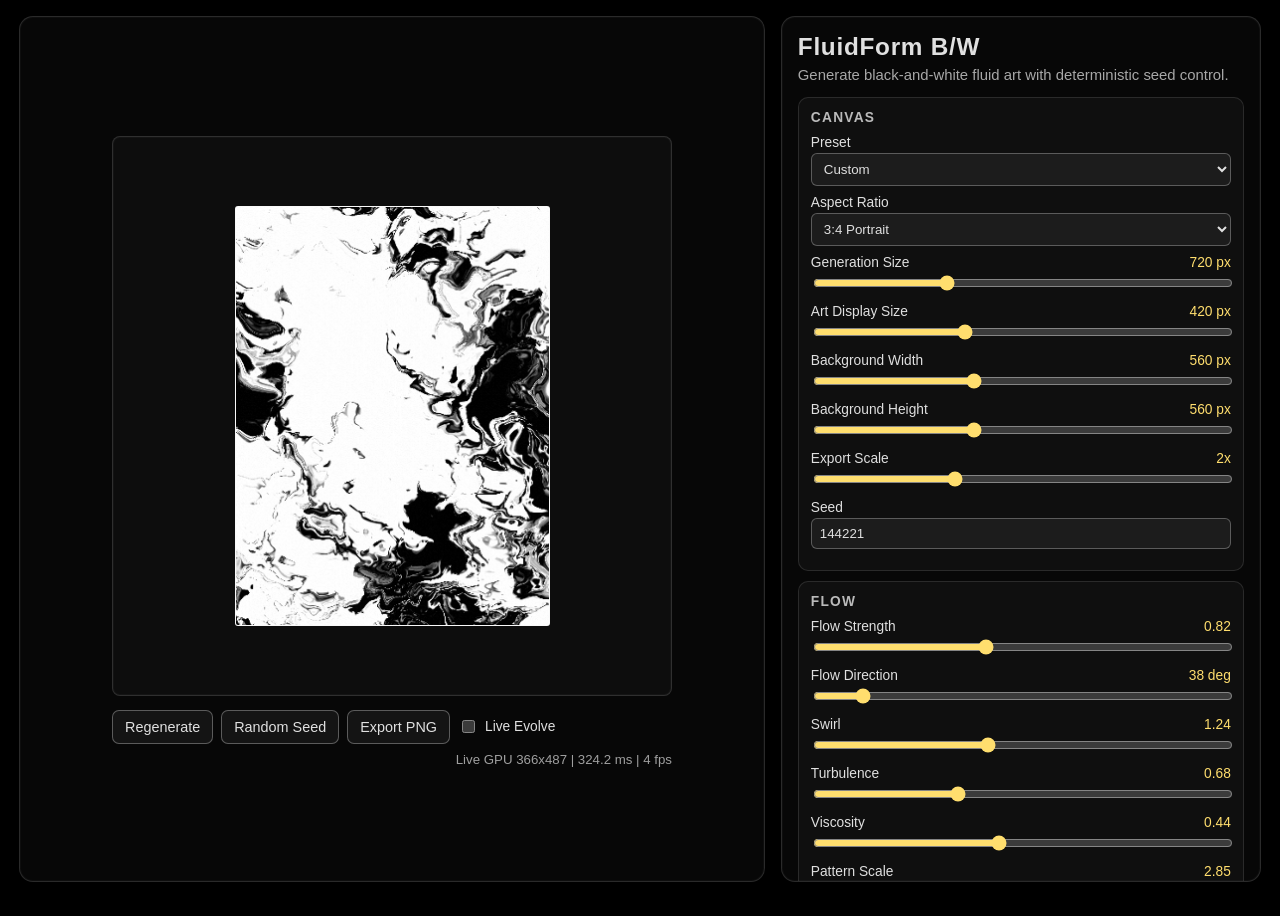
<file: index.html>
<!doctype html>
<html lang="en">
  <head>
    <meta charset="utf-8">
    <meta name="viewport" content="width=device-width,initial-scale=1">
    <title>FluidForm B/W</title>
    <link rel="stylesheet" href="styles.css">
  </head>
  <body>
    <main class="app">
      <section class="preview-column" aria-label="Artwork preview">
        <div id="stage" class="stage">
          <canvas id="previewCanvas" aria-label="Generated fluid art canvas"></canvas>
        </div>
        <div class="preview-actions">
          <button id="regenBtn" type="button">Regenerate</button>
          <button id="randomSeedBtn" type="button">Random Seed</button>
          <button id="downloadBtn" type="button">Export PNG</button>
          <label class="inline-check" for="liveEvolve">
            <input id="liveEvolve" type="checkbox">
            Live Evolve
          </label>
          <span id="status" role="status" aria-live="polite"></span>
        </div>
      </section>

      <aside class="controls-column" aria-label="Generation controls">
        <h1>FluidForm B/W</h1>
        <p class="lead">Generate black-and-white fluid art with deterministic seed control.</p>

        <div class="control-group">
          <h2>Canvas</h2>

          <div class="control">
            <label for="preset">Preset</label>
            <select id="preset">
              <option value="custom">Custom</option>
              <option value="calm">Calm Marble</option>
              <option value="storm">Storm Ink</option>
              <option value="silk">Silk Flow</option>
              <option value="hard">High Contrast</option>
              <option value="drift">Soft Drift</option>
              <option value="vein">Stone Veins</option>
              <option value="riptide">Riptide</option>
              <option value="fog">White Fog</option>
              <option value="obsidian">Obsidian</option>
              <option value="zebra">Zebra Fold</option>
              <option value="rorschach">Rorschach</option>
              <option value="echo">Echo Lines</option>
              <option value="dune">Ink Dune</option>
              <option value="pulse">Monochrome Pulse</option>
              <option value="sumi_ash_veins">Suminagashi Ash Veins</option>
              <option value="sumi_gilded_current">Suminagashi Gilded Current</option>
              <option value="sumi_monolith">Suminagashi Monolith</option>
              <option value="sumi_abyssal_flow">Suminagashi Abyssal Flow</option>
              <option value="sumi_ink_flame">Suminagashi Ink Flame</option>
              <option value="sumi_silver_strata">Suminagashi Silver Strata</option>
              <option value="sumi_void_rift">Suminagashi Void Rift</option>
              <option value="sumi_stardust">Suminagashi Stardust</option>
            </select>
          </div>

          <div class="control">
            <label for="aspect">Aspect Ratio</label>
            <select id="aspect">
              <option value="1:1">1:1 Square</option>
              <option value="3:4" selected>3:4 Portrait</option>
              <option value="2:3">2:3 Portrait</option>
              <option value="9:16">9:16 Portrait</option>
              <option value="4:3">4:3 Landscape</option>
              <option value="16:9">16:9 Landscape</option>
              <option value="custom">Custom</option>
            </select>
          </div>

          <div id="customAspectRow" class="control-inline hidden">
            <div class="control">
              <label for="aspectW">Custom Width</label>
              <input id="aspectW" type="number" min="1" max="32" step="1" value="3">
            </div>
            <div class="control">
              <label for="aspectH">Custom Height</label>
              <input id="aspectH" type="number" min="1" max="32" step="1" value="4">
            </div>
          </div>

          <div class="control">
            <label for="longEdge">Generation Size <output id="longEdgeValue"></output></label>
            <input id="longEdge" type="range" min="320" max="1600" step="16" value="720">
          </div>

          <div class="control">
            <label for="displaySize">Art Display Size <output id="displaySizeValue"></output></label>
            <input id="displaySize" type="range" min="220" max="780" step="10" value="420">
          </div>

          <div class="control">
            <label for="stageWidth">Background Width <output id="stageWidthValue"></output></label>
            <input id="stageWidth" type="range" min="340" max="920" step="10" value="560">
          </div>

          <div class="control">
            <label for="stageHeight">Background Height <output id="stageHeightValue"></output></label>
            <input id="stageHeight" type="range" min="340" max="920" step="10" value="560">
          </div>

          <div class="control">
            <label for="exportScale">Export Scale <output id="exportScaleValue"></output></label>
            <input id="exportScale" type="range" min="1" max="4" step="1" value="2">
          </div>

          <div class="control">
            <label for="seed">Seed</label>
            <input id="seed" type="number" min="1" max="999999999" step="1" value="144221">
          </div>
        </div>

        <div class="control-group">
          <h2>Flow</h2>

          <div class="control">
            <label for="flow">Flow Strength <output id="flowValue"></output></label>
            <input id="flow" type="range" min="0" max="2" step="0.01" value="0.82">
          </div>

          <div class="control">
            <label for="direction">Flow Direction <output id="directionValue"></output></label>
            <input id="direction" type="range" min="0" max="360" step="1" value="38">
          </div>

          <div class="control">
            <label for="swirl">Swirl <output id="swirlValue"></output></label>
            <input id="swirl" type="range" min="0" max="3" step="0.01" value="1.24">
          </div>

          <div class="control">
            <label for="turbulence">Turbulence <output id="turbulenceValue"></output></label>
            <input id="turbulence" type="range" min="0" max="2" step="0.01" value="0.68">
          </div>

          <div class="control">
            <label for="viscosity">Viscosity <output id="viscosityValue"></output></label>
            <input id="viscosity" type="range" min="0" max="1" step="0.01" value="0.44">
          </div>

          <div class="control">
            <label for="scale">Pattern Scale <output id="scaleValue"></output></label>
            <input id="scale" type="range" min="0.8" max="6" step="0.01" value="2.85">
          </div>

          <div class="control">
            <label for="detail">Detail Layers <output id="detailValue"></output></label>
            <input id="detail" type="range" min="2" max="7" step="1" value="5">
          </div>

          <div class="control">
            <label for="evolveSpeed">Evolve Speed <output id="evolveSpeedValue"></output></label>
            <input id="evolveSpeed" type="range" min="0" max="2" step="0.01" value="0.42">
          </div>
        </div>

        <div class="control-group">
          <h2>Tone</h2>

          <div class="control">
            <label for="contrast">Contrast <output id="contrastValue"></output></label>
            <input id="contrast" type="range" min="0.3" max="3" step="0.01" value="1.42">
          </div>

          <div class="control">
            <label for="softness">Edge Softness <output id="softnessValue"></output></label>
            <input id="softness" type="range" min="0.005" max="0.25" step="0.001" value="0.08">
          </div>

          <div class="control">
            <label for="dominance">Black Dominance <output id="dominanceValue"></output></label>
            <input id="dominance" type="range" min="-1" max="1" step="0.01" value="0.12">
          </div>

          <div class="control">
            <label for="grain">Grain <output id="grainValue"></output></label>
            <input id="grain" type="range" min="0" max="0.22" step="0.001" value="0.045">
          </div>

          <div class="control">
            <label for="paperTone">Art Background</label>
            <select id="paperTone">
              <option value="light" selected>White</option>
              <option value="dark">Black</option>
            </select>
          </div>

          <div class="control">
            <label for="symmetry">Symmetry</label>
            <select id="symmetry">
              <option value="none">None</option>
              <option value="horizontal">Horizontal</option>
              <option value="vertical">Vertical</option>
              <option value="both">Both</option>
              <option value="radial">Radial</option>
            </select>
          </div>

          <label class="inline-check" for="invert">
            <input id="invert" type="checkbox">
            Invert Colors
          </label>
        </div>

        <div class="control-group">
          <h2>Islands &amp; Blank Areas</h2>

          <div class="control">
            <label for="islands">Ink Islands <output id="islandsValue"></output></label>
            <input id="islands" type="range" min="0" max="1" step="0.01" value="0">
          </div>

          <div class="control">
            <label for="islandScale">Island Scale <output id="islandScaleValue"></output></label>
            <input id="islandScale" type="range" min="1" max="12" step="0.1" value="5">
          </div>

          <div class="control">
            <label for="blankZones">Blank Areas</label>
            <textarea id="blankZones" rows="3" spellcheck="false"
              placeholder="cx,cy,rx,ry,feather (0..1 per line, max 4)&#10;e.g. 0.5,0.15,0.55,0.14,0.5"></textarea>
            <p class="hint-text">Elliptical zones kept free of ink — e.g. space for a title.</p>
          </div>
        </div>
      </aside>
    </main>

    <script src="app.js"></script>
  </body>
</html>
</file>
<file: styles.css>
:root {
  color-scheme: dark;
  --c-bg: #000000;
  --c-fg: #e0e0e0;
  --c-accent: #ffde6e;
}

* {
  box-sizing: border-box;
}

body {
  margin: 0;
  min-height: 100vh;
  font-family: "Avenir Next", "Segoe UI", "Helvetica Neue", Helvetica, Arial, sans-serif;
  color: var(--c-fg);
  background: var(--c-bg);
}

.app {
  width: min(1440px, 97vw);
  margin: 16px auto;
  display: grid;
  grid-template-columns: minmax(520px, 1fr) minmax(360px, 480px);
  gap: 16px;
}

.preview-column,
.controls-column {
  border: 1px solid rgba(224, 224, 224, 0.16);
  border-radius: 14px;
  background: rgba(224, 224, 224, 0.03);
  box-shadow: 0 0 0 1px rgba(224, 224, 224, 0.03) inset;
}

.preview-column {
  display: flex;
  flex-direction: column;
  align-items: center;
  justify-content: center;
  gap: 14px;
  padding: 18px 16px 14px;
}

.stage {
  width: 560px;
  height: 560px;
  display: grid;
  place-items: center;
  background: rgba(224, 224, 224, 0.03);
  border: 1px solid rgba(224, 224, 224, 0.16);
  border-radius: 8px;
  box-shadow: inset 0 0 0 1px rgba(224, 224, 224, 0.03);
}

#previewCanvas {
  border: 1px solid rgba(224, 224, 224, 0.2);
  border-radius: 3px;
  background: #ffffff;
}

.preview-actions {
  width: min(560px, 100%);
  display: flex;
  flex-wrap: wrap;
  align-items: center;
  gap: 8px;
}

button {
  border: 1px solid rgba(224, 224, 224, 0.35);
  background: rgba(224, 224, 224, 0.06);
  color: var(--c-fg);
  border-radius: 7px;
  padding: 8px 12px;
  font-size: 0.9rem;
  cursor: pointer;
  transition: border-color 0.16s ease, background-color 0.16s ease, transform 0.06s ease;
}

button:hover {
  border-color: var(--c-accent);
  background: rgba(255, 222, 110, 0.11);
}

button:active {
  transform: translateY(1px);
}

button:disabled {
  opacity: 0.5;
  cursor: wait;
}

#status {
  margin-left: auto;
  color: rgba(224, 224, 224, 0.7);
  font-size: 0.83rem;
  min-height: 1em;
  font-variant-numeric: tabular-nums;
}

.controls-column {
  padding: 16px 16px 18px;
  overflow-y: auto;
  max-height: calc(100vh - 34px);
}

h1 {
  font-family: "Gill Sans", "Avenir Next Condensed", "Trebuchet MS", sans-serif;
  letter-spacing: 0.03em;
  margin: 0;
  font-size: 1.52rem;
  color: var(--c-fg);
}

.lead {
  margin: 6px 0 14px;
  color: rgba(224, 224, 224, 0.74);
  font-size: 0.93rem;
}

.control-group {
  background: rgba(224, 224, 224, 0.04);
  border: 1px solid rgba(224, 224, 224, 0.13);
  border-radius: 10px;
  padding: 10px 12px 12px;
  margin-bottom: 10px;
}

.control-group h2 {
  margin: 2px 0 10px;
  font-size: 0.86rem;
  letter-spacing: 0.09em;
  text-transform: uppercase;
  color: rgba(224, 224, 224, 0.82);
}

.control {
  margin-bottom: 9px;
}

.control label {
  display: flex;
  justify-content: space-between;
  align-items: baseline;
  gap: 8px;
  margin-bottom: 3px;
  font-size: 0.86rem;
  color: var(--c-fg);
}

output {
  font-variant-numeric: tabular-nums;
  color: var(--c-accent);
}

.control input[type="range"] {
  width: 100%;
  accent-color: var(--c-accent);
}

.control input[type="number"],
.control textarea,
.control select {
  width: 100%;
  border: 1px solid rgba(224, 224, 224, 0.32);
  border-radius: 6px;
  padding: 7px 8px;
  background: rgba(224, 224, 224, 0.06);
  color: var(--c-fg);
}

.control input[type="number"]:focus,
.control select:focus,
button:focus-visible {
  outline: 2px solid rgba(255, 222, 110, 0.5);
  outline-offset: 1px;
}

.control-inline {
  display: grid;
  grid-template-columns: 1fr 1fr;
  gap: 8px;
}

.hidden {
  display: none;
}

.inline-check {
  display: inline-flex;
  align-items: center;
  gap: 7px;
  font-size: 0.86rem;
  color: var(--c-fg);
}

.inline-check input[type="checkbox"] {
  accent-color: var(--c-accent);
}

@media (max-width: 1160px) {
  .app {
    grid-template-columns: 1fr;
    width: min(900px, 96vw);
  }

  .controls-column {
    max-height: none;
  }

  .preview-column {
    padding-top: 14px;
  }
}

@media (max-width: 760px) {
  .preview-column {
    gap: 10px;
  }

  .stage {
    width: min(90vw, 560px);
    height: min(90vw, 560px);
  }

  .preview-actions {
    justify-content: center;
  }

  #status {
    width: 100%;
    text-align: center;
    margin-left: 0;
  }
}

.control textarea {
  font: inherit;
  font-size: 12px;
  resize: vertical;
}

.hint-text {
  margin: 4px 0 0;
  font-size: 11px;
  color: rgba(224, 224, 224, 0.55);
}
</file>
